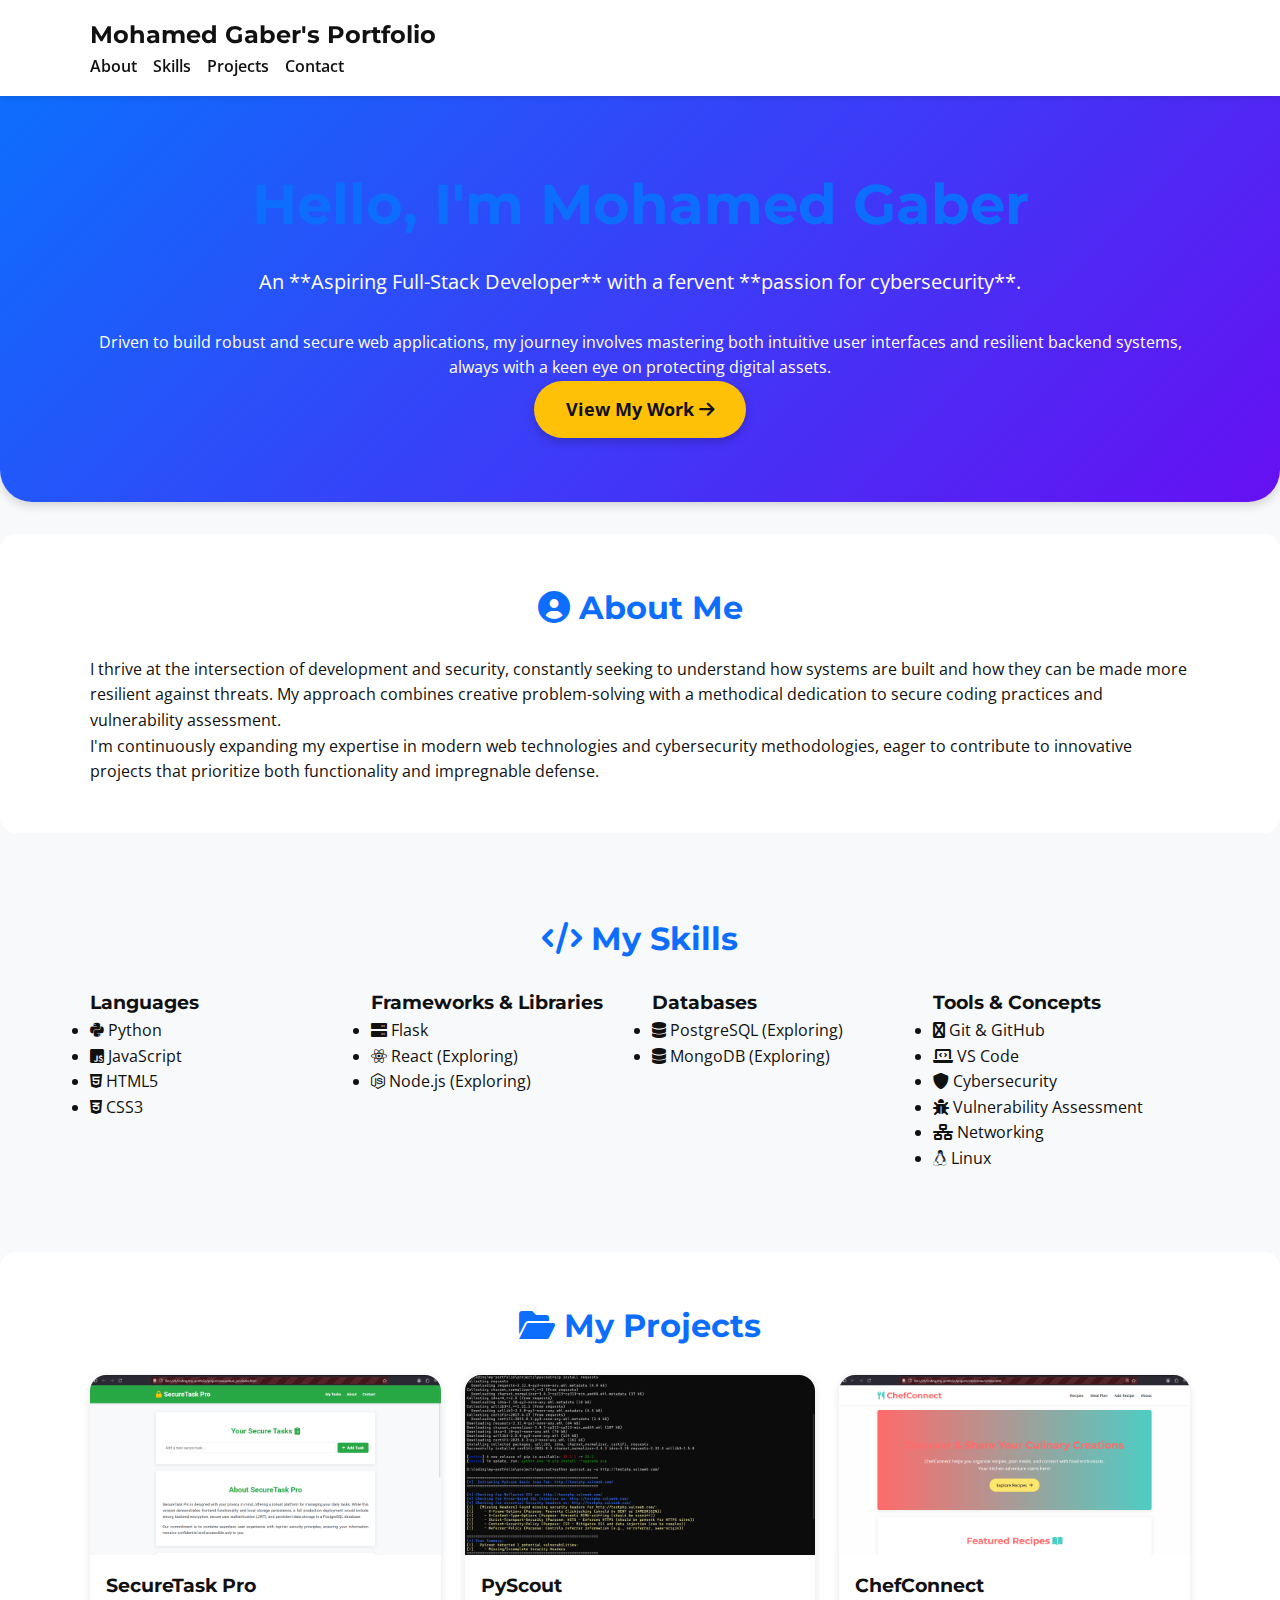
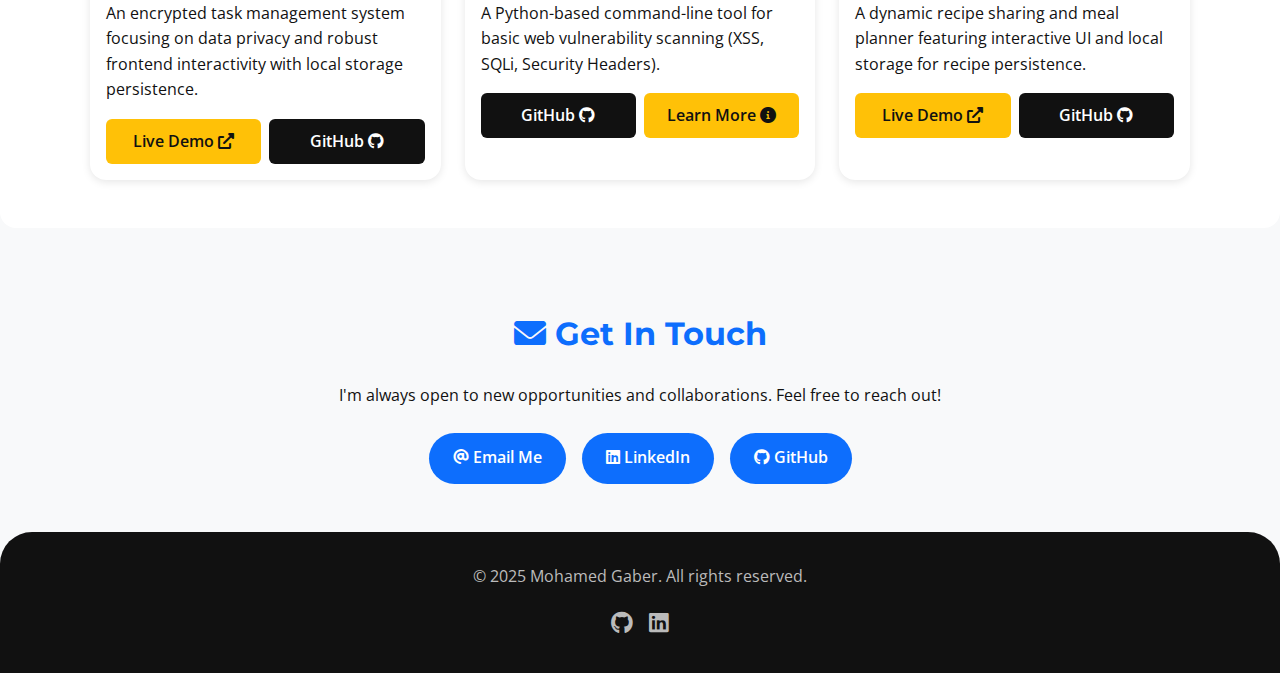
<file: index.html>
<!DOCTYPE html>
<html lang="en">
<head>
    <meta charset="UTF-8">
    <meta name="viewport" content="width=device-width, initial-scale=1.0">
    <title>Mohamed Gaber's Portfolio - Full-Stack & Cybersecurity</title>
    <meta name="description" content="An aspiring full-stack developer with a passion for cybersecurity, creating robust and secure web applications.">
    <meta property="og:title" content="Mohamed Gaber | Full-Stack & Cybersecurity Portfolio">
    <meta property="og:description" content="An aspiring full-stack developer with a passion for cybersecurity, creating robust and secure web applications.">
    <meta property="og:image" content="https://yottta-apt.github.io/my-portfolio/images/Screenshot(69).png">
    <meta property="og:url" content="https://yottta-apt.github.io/">
    <meta property="og:type" content="website">
    <meta name="twitter:card" content="summary_large_image">
    <meta name="twitter:title" content="Mohamed Gaber | Full-Stack & Cybersecurity Portfolio">
    <meta name="twitter:description" content="An aspiring full-stack developer with a passion for cybersecurity, creating robust and secure web applications.">
    <meta name="twitter:image" content="https://yottta-apt.github.io/my-portfolio/images/Screenshot(69).png">
    <link href="https://fonts.googleapis.com/css2?family=Montserrat:wght@400;600;700&family=Open+Sans:wght@300;400&display=swap" rel="stylesheet">
    <link rel="stylesheet" href="https://cdnjs.cloudflare.com/ajax/libs/font-awesome/6.0.0-beta3/css/all.min.css">
    <link rel="stylesheet" href="style.css">
</head>
<body>
    <header class="header">
        <div class="container">
            <h1>Mohamed Gaber's Portfolio</h1>
            <nav>
                <ul>
                    <li><a href="#about">About</a></li>
                    <li><a href="#skills">Skills</a></li>
                    <li><a href="#projects">Projects</a></li>
                    <li><a href="#contact">Contact</a></li>
                </ul>
            </nav>
        </div>
    </header>

    <main>
        <section id="hero" class="hero-section">
            <div class="container">
                <h2>Hello, I'm Mohamed Gaber</h2>
                <p class="tagline">An **Aspiring Full-Stack Developer** with a fervent **passion for cybersecurity**.</p>
                <p>Driven to build robust and secure web applications, my journey involves mastering both intuitive user interfaces and resilient backend systems, always with a keen eye on protecting digital assets.</p>
                <a href="#projects" class="cta-button">View My Work <i class="fas fa-arrow-right"></i></a>
            </div>
        </section>

        <section id="about" class="about-section">
            <div class="container">
                <h2><i class="fas fa-user-circle"></i> About Me</h2>
                <p>I thrive at the intersection of development and security, constantly seeking to understand how systems are built and how they can be made more resilient against threats. My approach combines creative problem-solving with a methodical dedication to secure coding practices and vulnerability assessment.</p>
                <p>I'm continuously expanding my expertise in modern web technologies and cybersecurity methodologies, eager to contribute to innovative projects that prioritize both functionality and impregnable defense.</p>
            </div>
        </section>

        <section id="skills" class="skills-section">
            <div class="container">
                <h2><i class="fas fa-code"></i> My Skills</h2>
                <div class="skills-grid">
                    <div class="skill-category">
                        <h3>Languages</h3>
                        <ul>
                            <li><i class="fab fa-python"></i> Python</li>
                            <li><i class="fab fa-js-square"></i> JavaScript</li>
                            <li><i class="fab fa-html5"></i> HTML5</li>
                            <li><i class="fab fa-css3-alt"></i> CSS3</li>
                        </ul>
                    </div>
                    <div class="skill-category">
                        <h3>Frameworks & Libraries</h3>
                        <ul>
                            <li><i class="fas fa-server"></i> Flask</li>
                            <li><i class="fab fa-react"></i> React (Exploring)</li>
                            <li><i class="fab fa-node-js"></i> Node.js (Exploring)</li>
                        </ul>
                    </div>
                    <div class="skill-category">
                        <h3>Databases</h3>
                        <ul>
                            <li><i class="fas fa-database"></i> PostgreSQL (Exploring)</li>
                            <li><i class="fas fa-database"></i> MongoDB (Exploring)</li>
                        </ul>
                    </div>
                    <div class="skill-category">
                        <h3>Tools & Concepts</h3>
                        <ul>
                            <li><i class="fas fa-git-alt"></i> Git & GitHub</li>
                            <li><i class="fas fa-laptop-code"></i> VS Code</li>
                            <li><i class="fas fa-shield-alt"></i> Cybersecurity</li>
                            <li><i class="fas fa-bug"></i> Vulnerability Assessment</li>
                            <li><i class="fas fa-network-wired"></i> Networking</li>
                            <li><i class="fab fa-linux"></i> Linux</li>
                        </ul>
                    </div>
                </div>
            </div>
        </section>

        <section id="projects" class="projects-section">
            <div class="container">
                <h2><i class="fas fa-folder-open"></i> My Projects</h2>
                <div class="project-grid">
                    <div class="project-card">
                        <img src="projects/project_screenshots/securetask_pro_screenshot.png" alt="SecureTask Pro Screenshot">
                        <div class="card-content">
                            <h3>SecureTask Pro</h3>
                            <p>An encrypted task management system focusing on data privacy and robust frontend interactivity with local storage persistence.</p>
                            <div class="project-links">
                                <a href="projects/securetask_pro/index.html" class="btn-demo" target="_blank">Live Demo <i class="fas fa-external-link-alt"></i></a>
                                <a href="https://github.com/Yottta-apt/securetask-pro" class="btn-github" target="_blank">GitHub <i class="fab fa-github"></i></a>
                            </div>
                        </div>
                    </div>

                    <div class="project-card">
                        <img src="projects/project_screenshots/pyscout_screenshot.png" alt="PyScout Screenshot">
                        <div class="card-content">
                            <h3>PyScout</h3>
                            <p>A Python-based command-line tool for basic web vulnerability scanning (XSS, SQLi, Security Headers).</p>
                            <div class="project-links">
                                <a href="https://github.com/Yottta-apt/pyscout" class="btn-github" target="_blank">GitHub <i class="fab fa-github"></i></a>
                                <a href="projects/pyscout/pyscout_explanation.html" class="btn-demo">Learn More <i class="fas fa-info-circle"></i></a>
                            </div>
                        </div>
                    </div>

                    <div class="project-card">
                        <img src="projects/project_screenshots/chefconnect_screenshot.png" alt="ChefConnect Screenshot">
                        <div class="card-content">
                            <h3>ChefConnect</h3>
                            <p>A dynamic recipe sharing and meal planner featuring interactive UI and local storage for recipe persistence.</p>
                            <div class="project-links">
                                <a href="projects/chefconnect/index.html" class="btn-demo" target="_blank">Live Demo <i class="fas fa-external-link-alt"></i></a>
                                <a href="https://github.com/Yottta-apt/chefconnect" class="btn-github" target="_blank">GitHub <i class="fab fa-github"></i></a>
                            </div>
                        </div>
                    </div>
                </div>
            </div>
        </section>

        <section id="contact" class="contact-section">
            <div class="container">
                <h2><i class="fas fa-envelope"></i> Get In Touch</h2>
                <p>I'm always open to new opportunities and collaborations. Feel free to reach out!</p>
                <div class="contact-links">
                    <a href="mailto:dev3mohamed@gmail.com" class="contact-button"><i class="fas fa-at"></i> Email Me</a>
                    <a href="https://www.linkedin.com/in/muhammad-g-shaheen/" class="contact-button" target="_blank"><i class="fab fa-linkedin"></i> LinkedIn</a>
                    <a href="https://github.com/Yottta-apt" class="contact-button" target="_blank"><i class="fab fa-github"></i> GitHub</a>
                </div>
                </div>
        </section>
    </main>

    <footer class="footer">
        <div class="container">
            <p>&copy; 2025 Mohamed Gaber. All rights reserved.</p>
            <div class="social-links">
                <a href="https://github.com/Yottta-apt" target="_blank"><i class="fab fa-github"></i></a>
                <a href="https://www.linkedin.com/in/muhammad-g-shaheen/" target="_blank"><i class="fab fa-linkedin"></i></a>
                </div>
        </div>
    </footer>

    <script src="script.js"></script>
</body>
</html>
</file>
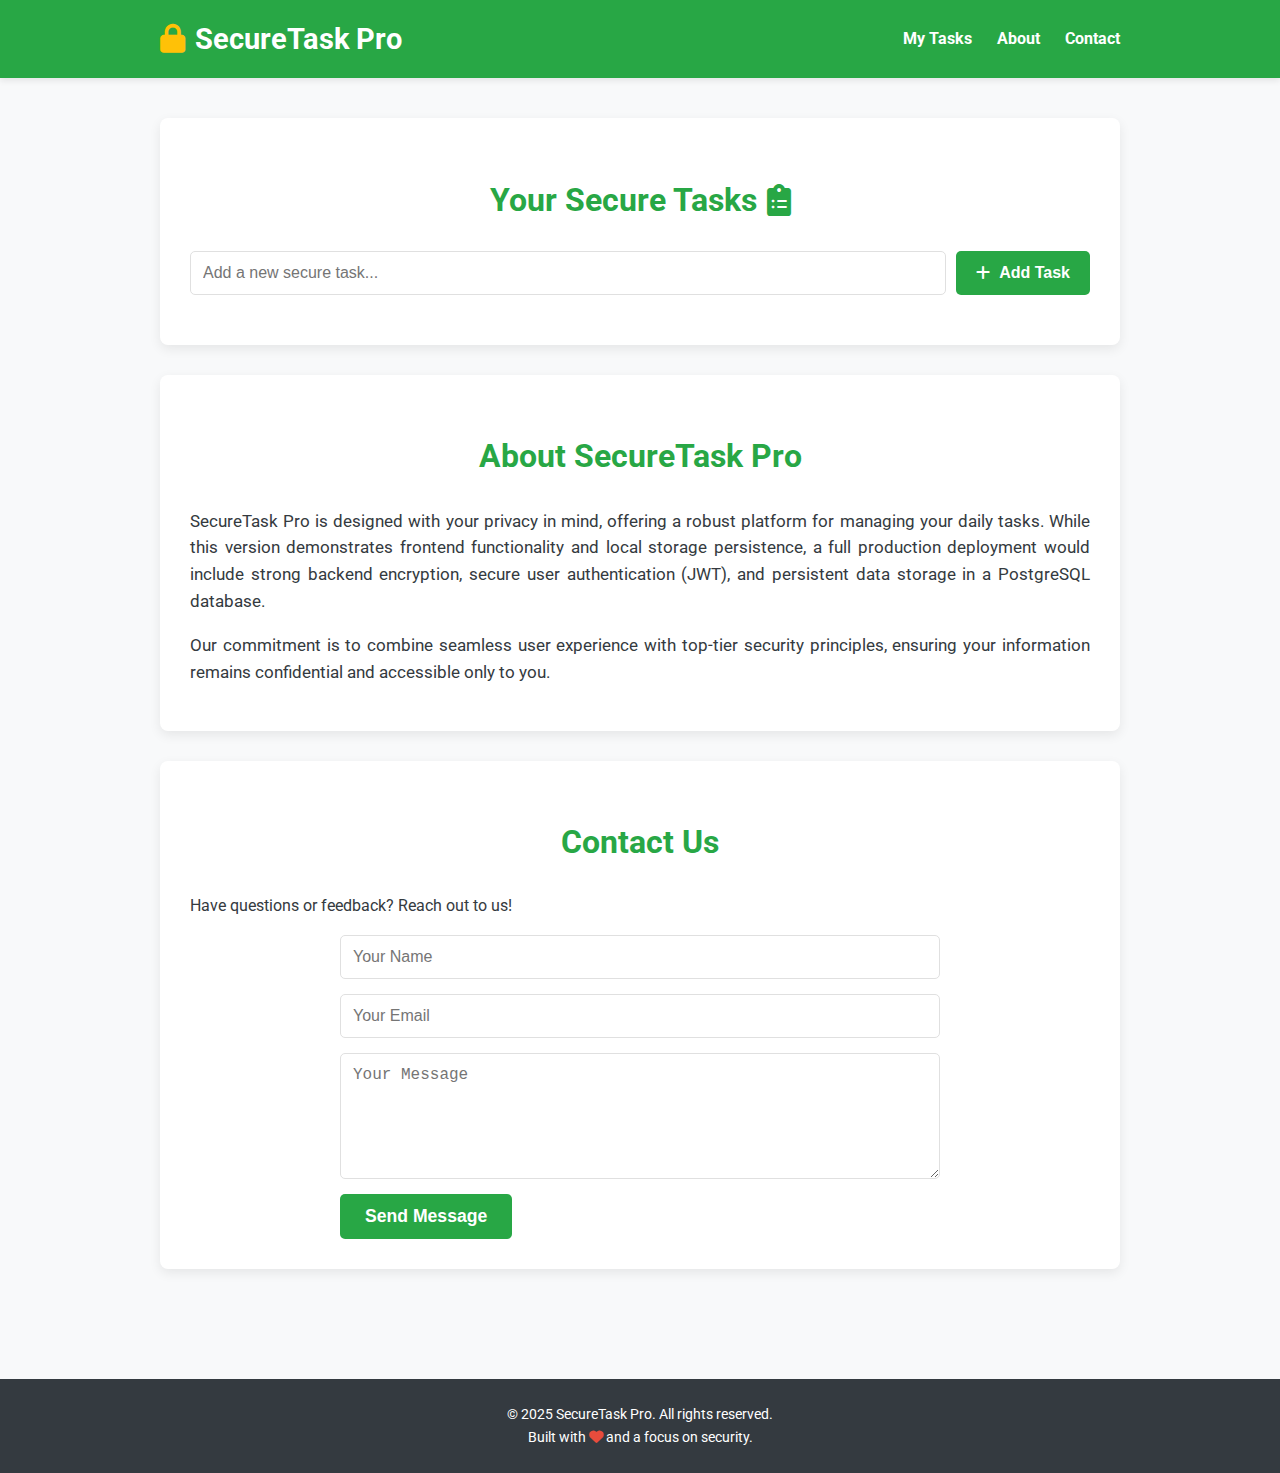
<file: projects/securetask_pro/index.html>
<!DOCTYPE html>
<html lang="en">
<head>
    <meta charset="UTF-8">
    <meta name="viewport" content="width=device-width, initial-scale=1.0">
    <title>SecureTask Pro - Task Management</title>
    <link rel="stylesheet" href="style.css">
    <link href="https://fonts.googleapis.com/css2?family=Roboto:wght@400;700&display=swap" rel="stylesheet">
    <link rel="stylesheet" href="https://cdnjs.cloudflare.com/ajax/libs/font-awesome/6.0.0-beta3/css/all.min.css">
</head>
<body>
    <header class="header">
        <div class="container">
            <h1><i class="fas fa-lock"></i> SecureTask Pro</h1>
            <nav>
                <ul>
                    <li><a href="#tasks">My Tasks</a></li>
                    <li><a href="#about">About</a></li>
                    <li><a href="#contact">Contact</a></li>
                    </ul>
            </nav>
        </div>
    </header>

    <main class="main-content container">
        <section id="tasks" class="task-section">
            <h2>Your Secure Tasks <i class="fas fa-clipboard-list"></i></h2>
            <div class="task-input">
                <input type="text" id="new-task" placeholder="Add a new secure task...">
                <button id="add-task-btn"><i class="fas fa-plus"></i> Add Task</button>
            </div>
            <ul id="task-list" class="task-list">
                </ul>
        </section>

        <section id="about" class="about-section">
            <h2>About SecureTask Pro</h2>
            <p>SecureTask Pro is designed with your privacy in mind, offering a robust platform for managing your daily tasks. While this version demonstrates frontend functionality and local storage persistence, a full production deployment would include strong backend encryption, secure user authentication (JWT), and persistent data storage in a PostgreSQL database.</p>
            <p>Our commitment is to combine seamless user experience with top-tier security principles, ensuring your information remains confidential and accessible only to you.</p>
        </section>

        <section id="contact" class="contact-section">
            <h2>Contact Us</h2>
            <p>Have questions or feedback? Reach out to us!</p>
            <form class="contact-form">
                <input type="text" placeholder="Your Name">
                <input type="email" placeholder="Your Email">
                <textarea placeholder="Your Message"></textarea>
                <button type="submit">Send Message</button>
            </form>
        </section>
    </main>

    <footer class="footer">
        <div class="container">
            <p>&copy; 2025 SecureTask Pro. All rights reserved.</p>
            <p>Built with <i class="fas fa-heart"></i> and a focus on security.</p>
        </div>
    </footer>

    <script src="script.js"></script>
</body>
</html>
</file>
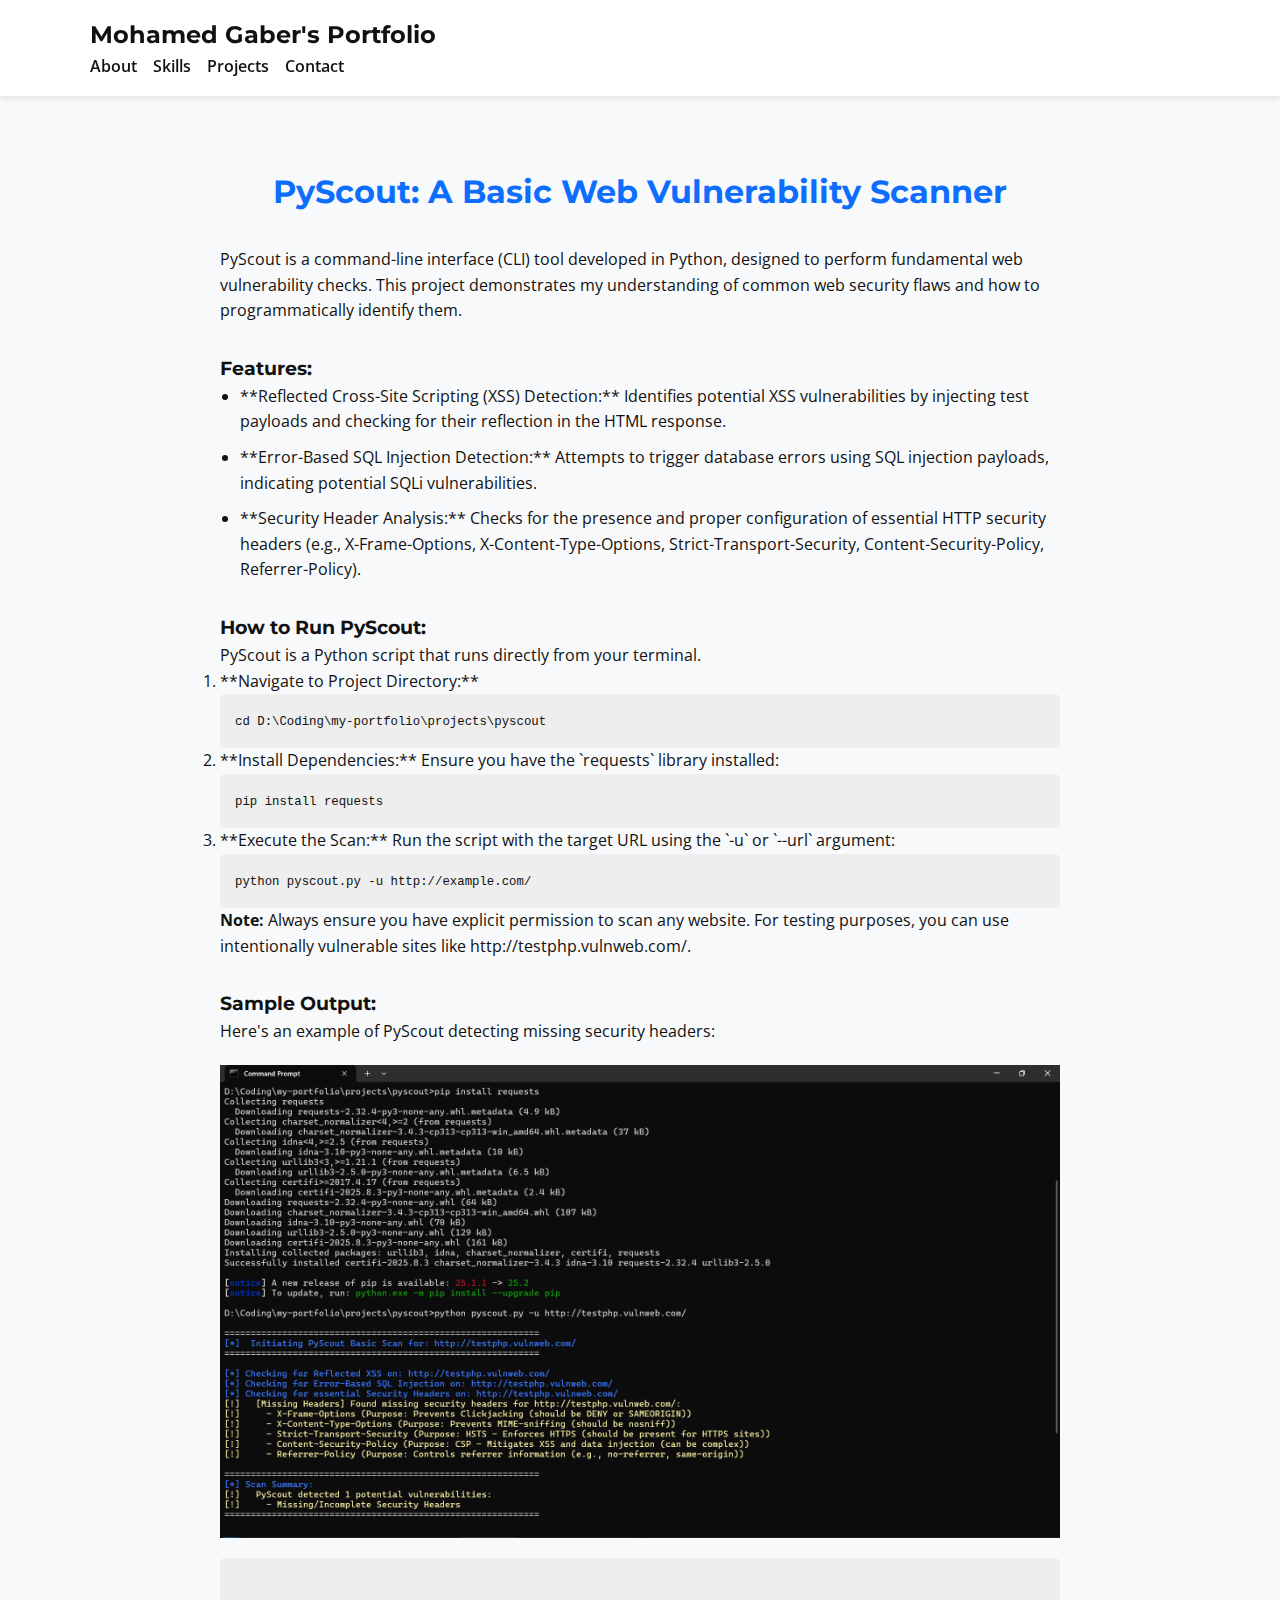
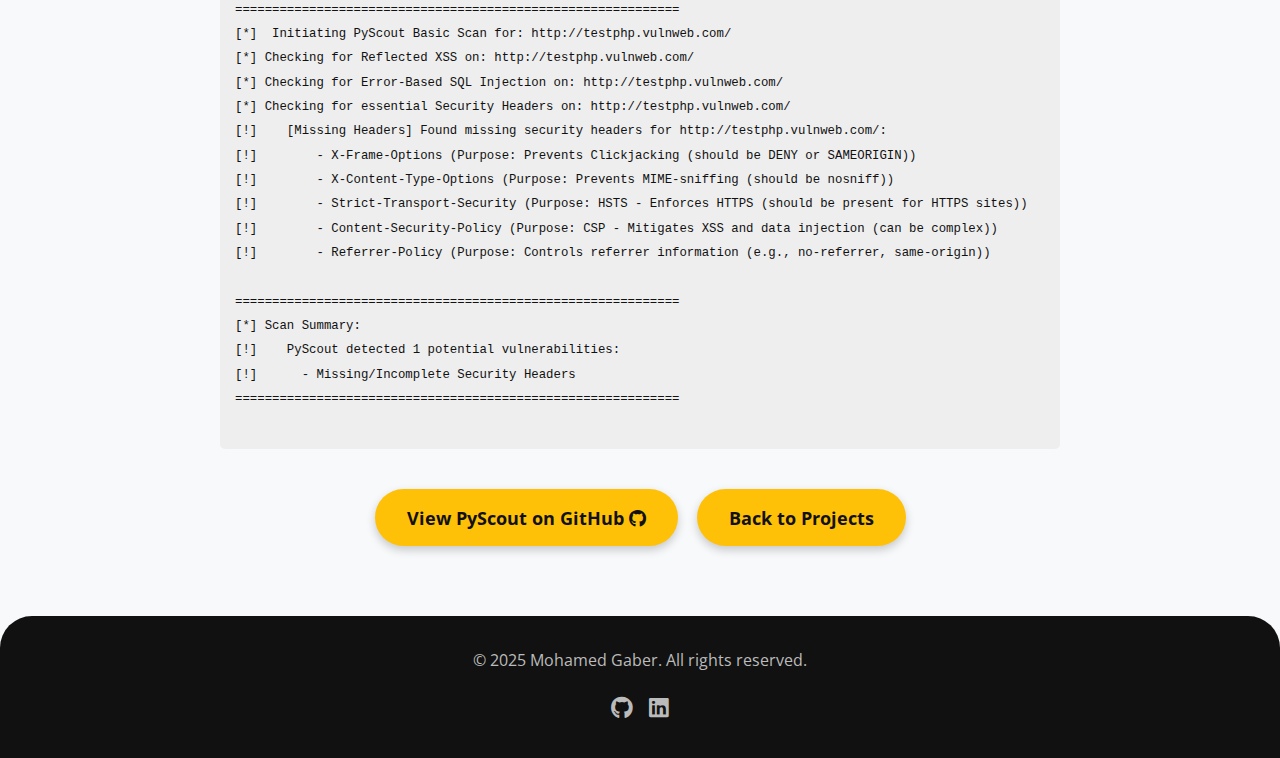
<file: projects/pyscout/pyscout_explanation.html>
<!DOCTYPE html>
<html lang="en">
<head>
    <meta charset="UTF-8">
    <meta name="viewport" content="width=device-width, initial-scale=1.0">
    <title>PyScout - Web Vulnerability Scanner</title>
    <link rel="stylesheet" href="../../style.css"> <link href="https://fonts.googleapis.com/css2?family=Montserrat:wght@400;600;700&family=Open+Sans:wght@300;400&display=swap" rel="stylesheet">
    <link rel="stylesheet" href="https://cdnjs.cloudflare.com/ajax/libs/font-awesome/6.0.0-beta3/css/all.min.css">
    <style>
        /* Specific styles for this explanation page if needed */
        .pyscout-content {
            max-width: 900px;
            margin: 40px auto;
            padding: 30px;
            background-color: var(--card-background);
            border-radius: var(--border-radius);
            box-shadow: 0 4px 12px var(--shadow-light);
        }
        .pyscout-content h1 {
            color: var(--primary-blue);
            font-family: var(--font-heading);
            text-align: center;
            margin-bottom: 30px;
        }
        .pyscout-content h3 {
            color: var(--dark-blue);
            font-family: var(--font-heading);
            margin-top: 30px;
        }
        .pyscout-content pre {
            background-color: #eee;
            padding: 15px;
            border-radius: 5px;
            overflow-x: auto;
            font-family: 'Consolas', 'Monaco', monospace;
            font-size: 0.95em;
        }
        .pyscout-content ul {
            list-style: disc;
            margin-left: 20px;
        }
        .pyscout-content ul li {
            margin-bottom: 10px;
        }
    </style>
</head>
<body>
    <header class="header">
        <div class="container">
            <h1><a href="../../index.html" style="text-decoration: none; color: inherit;">Mohamed Gaber's Portfolio</a></h1>
            <nav>
                <ul>
                    <li><a href="../../index.html#about">About</a></li>
                    <li><a href="../../index.html#skills">Skills</a></li>
                    <li><a href="../../index.html#projects">Projects</a></li>
                    <li><a href="../../index.html#contact">Contact</a></li>
                </ul>
            </nav>
        </div>
    </header>

    <main>
        <section class="pyscout-content">
            <h1>PyScout: A Basic Web Vulnerability Scanner</h1>
            <p>PyScout is a command-line interface (CLI) tool developed in Python, designed to perform fundamental web vulnerability checks. This project demonstrates my understanding of common web security flaws and how to programmatically identify them.</p>

            <h3>Features:</h3>
            <ul>
                <li>**Reflected Cross-Site Scripting (XSS) Detection:** Identifies potential XSS vulnerabilities by injecting test payloads and checking for their reflection in the HTML response.</li>
                <li>**Error-Based SQL Injection Detection:** Attempts to trigger database errors using SQL injection payloads, indicating potential SQLi vulnerabilities.</li>
                <li>**Security Header Analysis:** Checks for the presence and proper configuration of essential HTTP security headers (e.g., X-Frame-Options, X-Content-Type-Options, Strict-Transport-Security, Content-Security-Policy, Referrer-Policy).</li>
            </ul>

            <h3>How to Run PyScout:</h3>
            <p>PyScout is a Python script that runs directly from your terminal.</p>
            <ol>
                <li>**Navigate to Project Directory:**
                    <pre><code>cd D:\Coding\my-portfolio\projects\pyscout</code></pre>
                </li>
                <li>**Install Dependencies:** Ensure you have the `requests` library installed:
                    <pre><code>pip install requests</code></pre>
                </li>
                <li>**Execute the Scan:** Run the script with the target URL using the `-u` or `--url` argument:
                    <pre><code>python pyscout.py -u http://example.com/</code></pre>
                    <p><strong>Note:</strong> Always ensure you have explicit permission to scan any website. For testing purposes, you can use intentionally vulnerable sites like <a href="http://testphp.vulnweb.com/" target="_blank">http://testphp.vulnweb.com/</a>.</p>
                </li>
            </ol>

            <h3>Sample Output:</h3>
            <p>Here's an example of PyScout detecting missing security headers:</p>
            <img src="../project_screenshots/pyscout_screenshot.png" alt="PyScout Terminal Output" style="max-width:100%; height:auto; display:block; margin: 20px auto; border: 1px solid var(--border-color);">
            <pre><code>
============================================================
[*]  Initiating PyScout Basic Scan for: http://testphp.vulnweb.com/
[*] Checking for Reflected XSS on: http://testphp.vulnweb.com/
[*] Checking for Error-Based SQL Injection on: http://testphp.vulnweb.com/
[*] Checking for essential Security Headers on: http://testphp.vulnweb.com/
[!]    [Missing Headers] Found missing security headers for http://testphp.vulnweb.com/:
[!]        - X-Frame-Options (Purpose: Prevents Clickjacking (should be DENY or SAMEORIGIN))
[!]        - X-Content-Type-Options (Purpose: Prevents MIME-sniffing (should be nosniff))
[!]        - Strict-Transport-Security (Purpose: HSTS - Enforces HTTPS (should be present for HTTPS sites))
[!]        - Content-Security-Policy (Purpose: CSP - Mitigates XSS and data injection (can be complex))
[!]        - Referrer-Policy (Purpose: Controls referrer information (e.g., no-referrer, same-origin))

============================================================
[*] Scan Summary:
[!]    PyScout detected 1 potential vulnerabilities:
[!]      - Missing/Incomplete Security Headers
============================================================
            </code></pre>

            <div style="text-align: center; margin-top: 40px;">
                <a href="https://github.com/Yottta-apt/pyscout" class="cta-button" target="_blank">View PyScout on GitHub <i class="fab fa-github"></i></a>
                <a href="../../index.html#projects" class="cta-button" style="margin-left: 15px;">Back to Projects</a>
            </div>
        </section>
    </main>

    <footer class="footer">
        <div class="container">
            <p>&copy; 2025 Mohamed Gaber. All rights reserved.</p>
            <div class="social-links">
                <a href="https://github.com/Yottta-apt" target="_blank"><i class="fab fa-github"></i></a>
                <a href="https://www.linkedin.com/in/muhammad-g-shaheen/" target="_blank"><i class="fab fa-linkedin"></i></a>
            </div>
        </div>
    </footer>
</body>
</html>
</file>
<file: style.css>
/* ---------------------------
   Root Variables
---------------------------- */
:root {
  --primary-blue: #0d6efd;
  --secondary-blue: #6610f2;
  --dark: #111;
  --light: #f8f9fa;
  --white: #fff;
  --gray: #6c757d;
  --accent: #ffc107; /* NEW: Accent color (yellow) */

  --font-heading: 'Montserrat', sans-serif;
  --font-body: 'Open Sans', sans-serif;

  --transition: 0.3s ease;
}

/* ---------------------------
   Global Styles
---------------------------- */
* {
  margin: 0;
  padding: 0;
  box-sizing: border-box;
}

body {
  font-family: var(--font-body);
  line-height: 1.6;
  color: var(--dark);
  background: var(--light);
}

h1, h2, h3 {
  font-family: var(--font-heading);
  font-weight: 700;
  color: var(--dark);
}

a {
  text-decoration: none;
  color: inherit;
  transition: var(--transition);
}

.container {
  width: 90%;
  max-width: 1100px;
  margin: auto;
}

/* ---------------------------
   Header
---------------------------- */
.header {
  position: sticky;
  top: 0;
  z-index: 1000;
  background: var(--white);
  box-shadow: 0 2px 6px rgba(0,0,0,0.1);
  padding: 1rem 0;
}

.header h1 {
  font-size: 1.5rem;
}

.header nav ul {
  display: flex;
  gap: 1rem;
  list-style: none;
}

.header nav a {
  color: var(--dark);
  font-weight: 600;
}

.header nav a:hover {
  color: var(--primary-blue);
}

/* ---------------------------
   Hero Section
---------------------------- */
.hero-section {
  text-align: center;
  padding: 4rem 1rem;
  background: linear-gradient(135deg, var(--primary-blue), var(--secondary-blue));
  color: var(--white);
  border-radius: 0 0 2rem 2rem;
  box-shadow: 0 4px 10px rgba(0,0,0,0.15);
}

.hero-section h2 {
  font-size: 3.5rem;
  margin-bottom: 1rem;
}

.hero-section .tagline {
  font-size: 1.25rem;
  margin-bottom: 2rem;
}

/* CTA button now uses accent */
.cta-button {
  background: var(--accent);
  color: var(--dark);
  padding: 0.9rem 2rem;
  border-radius: 50px;
  font-weight: 700;
  font-size: 1.1rem;
  display: inline-block;
  box-shadow: 0 4px 10px rgba(0,0,0,0.2);
  transition: var(--transition);
}

.cta-button:hover {
  background: #e0a800;
  transform: translateY(-3px);
}

/* ---------------------------
   Section Titles
---------------------------- */
section h2 {
  font-size: 2rem;
  margin-bottom: 1.5rem;
  text-align: center;
  color: var(--primary-blue);
}

/* Alternate background */
section:nth-child(even) {
  background: var(--white);
  border-radius: 1rem;
  padding: 3rem 1rem;
  margin: 2rem 0;
}

/* ---------------------------
   About Section
---------------------------- */
.about-section {
  padding: 3rem 1rem;
}

/* ---------------------------
   Skills Section
---------------------------- */
.skills-section {
  padding: 3rem 1rem;
}

.skills-grid {
  display: grid;
  grid-template-columns: repeat(auto-fit, minmax(240px, 1fr));
  gap: 1.5rem;
}

.skill-card {
  background: var(--white);
  border: 1px solid #eee;
  border-radius: 1rem;
  padding: 1.5rem;
  box-shadow: 0 2px 6px rgba(0,0,0,0.05);
  transition: var(--transition);
}

.skill-card:hover {
  transform: translateY(-5px);
  border-color: var(--accent);
}

.skill-card h3 {
  margin-bottom: 1rem;
  font-size: 1.2rem;
  border-bottom: 3px solid var(--accent);
  display: inline-block;
  padding-bottom: 0.3rem;
}

/* ---------------------------
   Projects Section
---------------------------- */
.projects-section {
  padding: 3rem 1rem;
}

.project-grid {
  display: grid;
  grid-template-columns: repeat(auto-fit, minmax(300px, 1fr));
  gap: 1.5rem;
}

.project-card {
  background: var(--white);
  border-radius: 1rem;
  box-shadow: 0 2px 8px rgba(0,0,0,0.1);
  overflow: hidden;
  display: flex;
  flex-direction: column;
  transition: var(--transition);
}

.project-card:hover {
  transform: translateY(-5px);
}

.project-card img {
  width: 100%;
  height: 180px;
  object-fit: cover;
}

.card-content {
  padding: 1rem;
  flex-grow: 1;
}

.project-links {
  margin-top: 1rem;
  display: flex;
  gap: 0.5rem;
}

.project-links a {
  flex: 1;
  text-align: center;
  padding: 0.6rem;
  border-radius: 6px;
  font-weight: 600;
  transition: var(--transition);
}

.btn-demo {
  background: var(--accent);
  color: var(--dark);
}

.btn-demo:hover {
  background: #e0a800;
}

.btn-github {
  background: var(--dark);
  color: var(--white);
}

.btn-github:hover {
  background: #333;
}

/* ---------------------------
   Contact Section
---------------------------- */
.contact-section {
  padding: 3rem 1rem;
  text-align: center;
}

.contact-links {
  margin-top: 1.5rem;
  display: flex;
  justify-content: center;
  flex-wrap: wrap;
  gap: 1rem;
}

.contact-button {
  background: var(--primary-blue);
  color: var(--white);
  padding: 0.8rem 1.5rem;
  border-radius: 50px;
  font-weight: 600;
  transition: var(--transition);
}

.contact-button:hover {
  background: var(--accent);
  color: var(--dark);
  transform: translateY(-3px);
}

/* ---------------------------
   Footer
---------------------------- */
.footer {
  background: var(--dark);
  color: #bbb;
  padding: 2rem 1rem;
  text-align: center;
  border-radius: 2rem 2rem 0 0;
}

.footer .social-links {
  margin-top: 1rem;
  display: flex;
  justify-content: center;
  gap: 1rem;
}

.footer .social-links a {
  color: #bbb;
  font-size: 1.4rem;
  transition: var(--transition);
}

.footer .social-links a:hover {
  color: var(--accent);
}

/* ---------------------------
   Responsive
---------------------------- */
@media (max-width: 992px) {
  .hero-section h2 {
    font-size: 2.5rem;
  }
}

@media (max-width: 768px) {
  .header nav ul {
    flex-direction: column;
    align-items: center;
  }
  .hero-section {
    padding: 3rem 1rem;
  }
  .skills-grid, .project-grid {
    grid-template-columns: 1fr;
  }
}
</file>
<file: projects/securetask_pro/style.css>
:root {
    --primary-color: #28a745; /* Green - Security/Success */
    --secondary-color: #218838; /* Darker Green */
    --accent-color: #ffc107; /* Amber - Warning/Highlight */
    --background-color: #f8f9fa; /* Light Gray Background */
    --card-bg: #ffffff; /* White Card Background */
    --text-color-dark: #343a40; /* Dark Text */
    --text-color-light: #ffffff; /* Light Text */
    --border-color: #e0e0e0;
    --shadow-light: rgba(0, 0, 0, 0.08);
    --font-family: 'Roboto', sans-serif;
    --border-radius: 8px;
}

body {
    font-family: var(--font-family);
    margin: 0;
    padding: 0;
    background-color: var(--background-color);
    color: var(--text-color-dark);
    line-height: 1.6;
}

.container {
    max-width: 960px;
    margin: 0 auto;
    padding: 0 15px;
}

/* Header */
.header {
    background-color: var(--primary-color);
    color: var(--text-color-light);
    padding: 1rem 0;
    box-shadow: 0 3px 6px var(--shadow-light);
}

.header .container {
    display: flex;
    justify-content: space-between;
    align-items: center;
}

.header h1 {
    margin: 0;
    font-size: 1.8rem;
    display: flex;
    align-items: center;
    gap: 10px;
}

.header h1 i {
    color: var(--accent-color);
}

.header nav ul {
    list-style: none;
    margin: 0;
    padding: 0;
    display: flex;
}

.header nav ul li {
    margin-left: 25px;
}

.header nav ul li a {
    color: var(--text-color-light);
    text-decoration: none;
    font-weight: 700;
    transition: color 0.3s ease;
}

.header nav ul li a:hover {
    color: var(--accent-color);
}

/* Main Content Sections */
.main-content {
    padding: 40px 0;
}

section {
    background-color: var(--card-bg);
    padding: 30px;
    border-radius: var(--border-radius);
    box-shadow: 0 4px 12px var(--shadow-light);
    margin-bottom: 30px;
}

section h2 {
    text-align: center;
    color: var(--primary-color);
    margin-bottom: 25px;
    font-size: 2rem;
    display: flex;
    justify-content: center;
    align-items: center;
    gap: 10px;
}

/* Task Section Specifics */
.task-input {
    display: flex;
    gap: 10px;
    margin-bottom: 20px;
}

.task-input input[type="text"] {
    flex-grow: 1;
    padding: 12px;
    border: 1px solid var(--border-color);
    border-radius: 5px;
    font-size: 1rem;
    transition: border-color 0.3s ease;
}
.task-input input[type="text"]:focus {
    border-color: var(--primary-color);
    outline: none;
}

.task-input button {
    background-color: var(--primary-color);
    color: var(--text-color-light);
    border: none;
    padding: 12px 20px;
    border-radius: 5px;
    cursor: pointer;
    font-size: 1rem;
    font-weight: 700;
    transition: background-color 0.3s ease;
    display: flex;
    align-items: center;
    gap: 8px;
}

.task-input button:hover {
    background-color: var(--secondary-color);
}

.task-list {
    list-style: none;
    padding: 0;
}

.task-item {
    display: flex;
    justify-content: space-between;
    align-items: center;
    background-color: #fefefe; /* Slightly off-white for individual tasks */
    border: 1px solid var(--border-color);
    border-left: 5px solid var(--primary-color); /* Emphasize security */
    border-radius: 5px;
    padding: 15px;
    margin-bottom: 10px;
    transition: background-color 0.3s ease, border-color 0.3s ease;
}

.task-item.completed {
    background-color: #e6ffe6; /* Light green for completed */
    text-decoration: line-through;
    color: #777;
    border-left-color: var(--secondary-color);
}

.task-item span {
    flex-grow: 1;
    font-size: 1.05rem;
    word-break: break-word; /* Prevents long words from overflowing */
}

.task-actions button {
    background-color: #6c757d; /* Grey */
    color: var(--text-color-light);
    border: none;
    padding: 8px 12px;
    border-radius: 4px;
    cursor: pointer;
    font-size: 0.9rem;
    margin-left: 10px;
    transition: background-color 0.3s ease;
}

.task-actions button.complete-btn {
    background-color: #007bff; /* Blue */
}

.task-actions button.complete-btn:hover {
    background-color: #0056b3;
}

.task-actions button.delete-btn {
    background-color: #dc3545; /* Red */
}

.task-actions button.delete-btn:hover {
    background-color: #c82333;
}

.task-item.completed .task-actions button.complete-btn {
    background-color: var(--secondary-color); /* Darker green when completed */
}
.task-item.completed .task-actions button.complete-btn:hover {
    background-color: #1e7e34;
}

/* About Section */
.about-section {
    padding: 30px;
    text-align: justify;
}
.about-section p {
    margin-bottom: 15px;
    font-size: 1.05rem;
}

/* Contact Section */
.contact-section {
    padding: 30px;
}
.contact-form {
    display: flex;
    flex-direction: column;
    gap: 15px;
    max-width: 600px;
    margin: 0 auto;
}
.contact-form input,
.contact-form textarea {
    padding: 12px;
    border: 1px solid var(--border-color);
    border-radius: 5px;
    font-size: 1rem;
    transition: border-color 0.3s ease;
}
.contact-form input:focus,
.contact-form textarea:focus {
    border-color: var(--primary-color);
    outline: none;
}
.contact-form textarea {
    min-height: 100px;
    resize: vertical;
}
.contact-form button[type="submit"] {
    background-color: var(--primary-color);
    color: var(--text-color-light);
    border: none;
    padding: 12px 25px;
    border-radius: 5px;
    cursor: pointer;
    font-size: 1.1rem;
    font-weight: 700;
    transition: background-color 0.3s ease;
    align-self: flex-start; /* Align button to the left */
}
.contact-form button[type="submit"]:hover {
    background-color: var(--secondary-color);
}

/* Footer */
.footer {
    background-color: var(--text-color-dark);
    color: var(--text-color-light);
    text-align: center;
    padding: 1.5rem 0;
    margin-top: 40px;
    font-size: 0.9rem;
}
.footer p {
    margin: 0;
}
.footer i {
    color: #e74c3c; /* Red heart */
}

/* Responsive Design */
@media (max-width: 768px) {
    .header .container {
        flex-direction: column;
        text-align: center;
    }
    .header nav ul {
        margin-top: 15px;
        flex-wrap: wrap;
        justify-content: center;
    }
    .header nav ul li {
        margin: 5px 10px;
    }
    section {
        padding: 20px;
    }
    .task-input {
        flex-direction: column;
    }
    .task-input button {
        width: 100%;
    }
    .task-item {
        flex-direction: column;
        align-items: flex-start;
        gap: 10px;
    }
    .task-actions {
        width: 100%;
        display: flex;
        justify-content: flex-end;
    }
    .task-actions button {
        margin-left: 0;
        margin-right: 10px;
    }
    .contact-form button[type="submit"] {
        align-self: stretch;
    }
}
</file>
